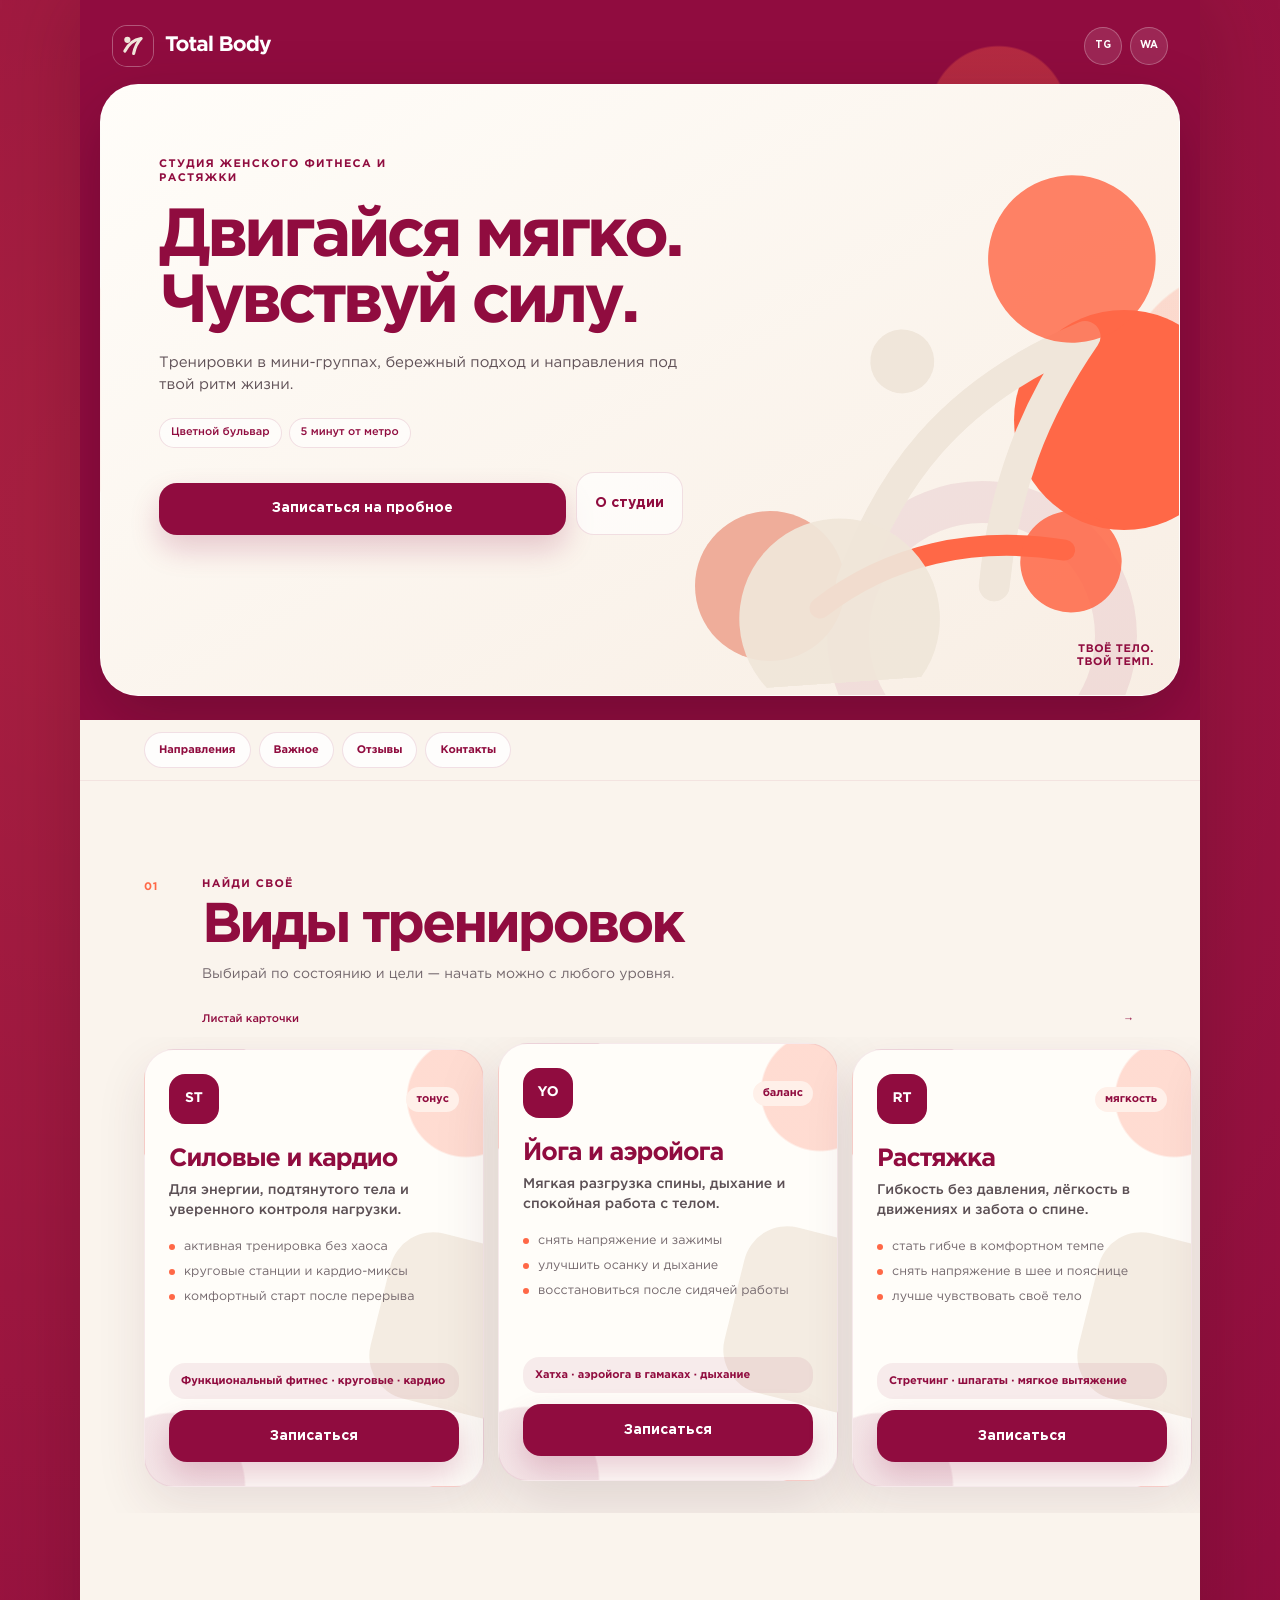
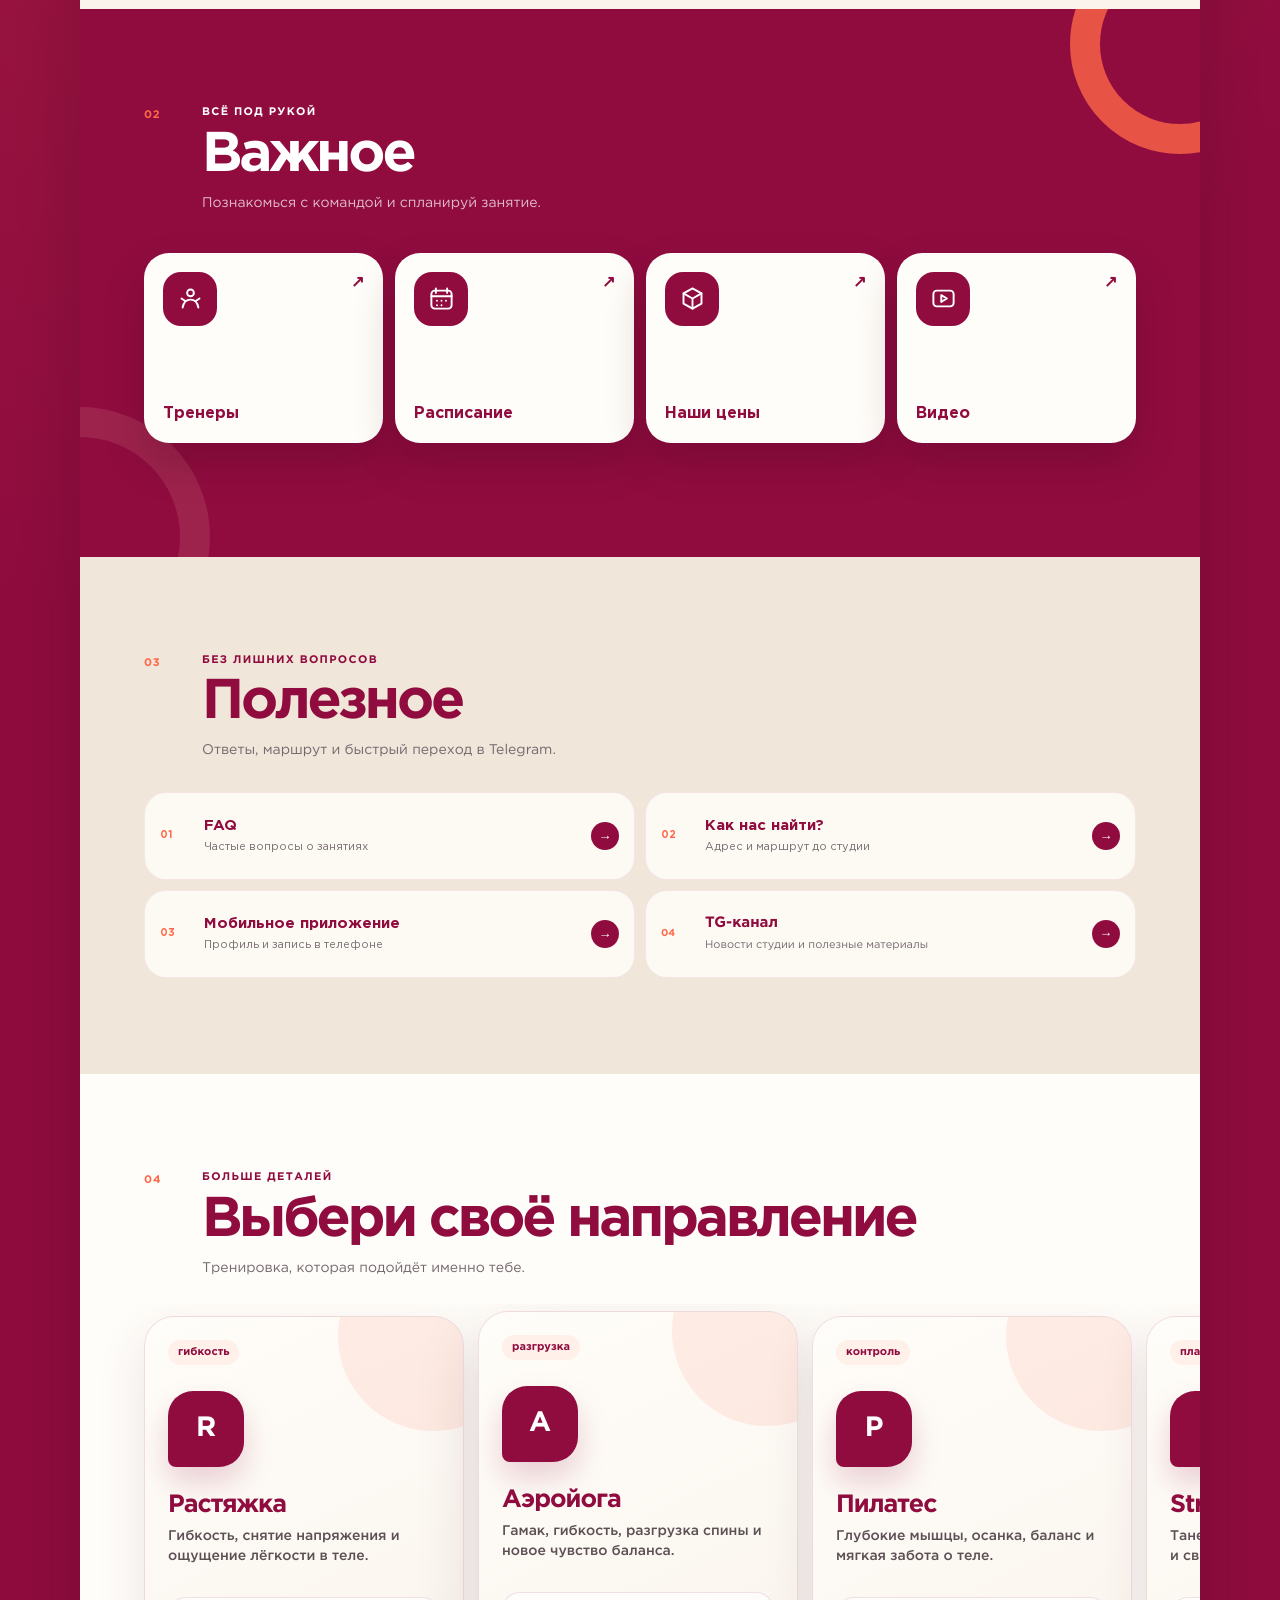
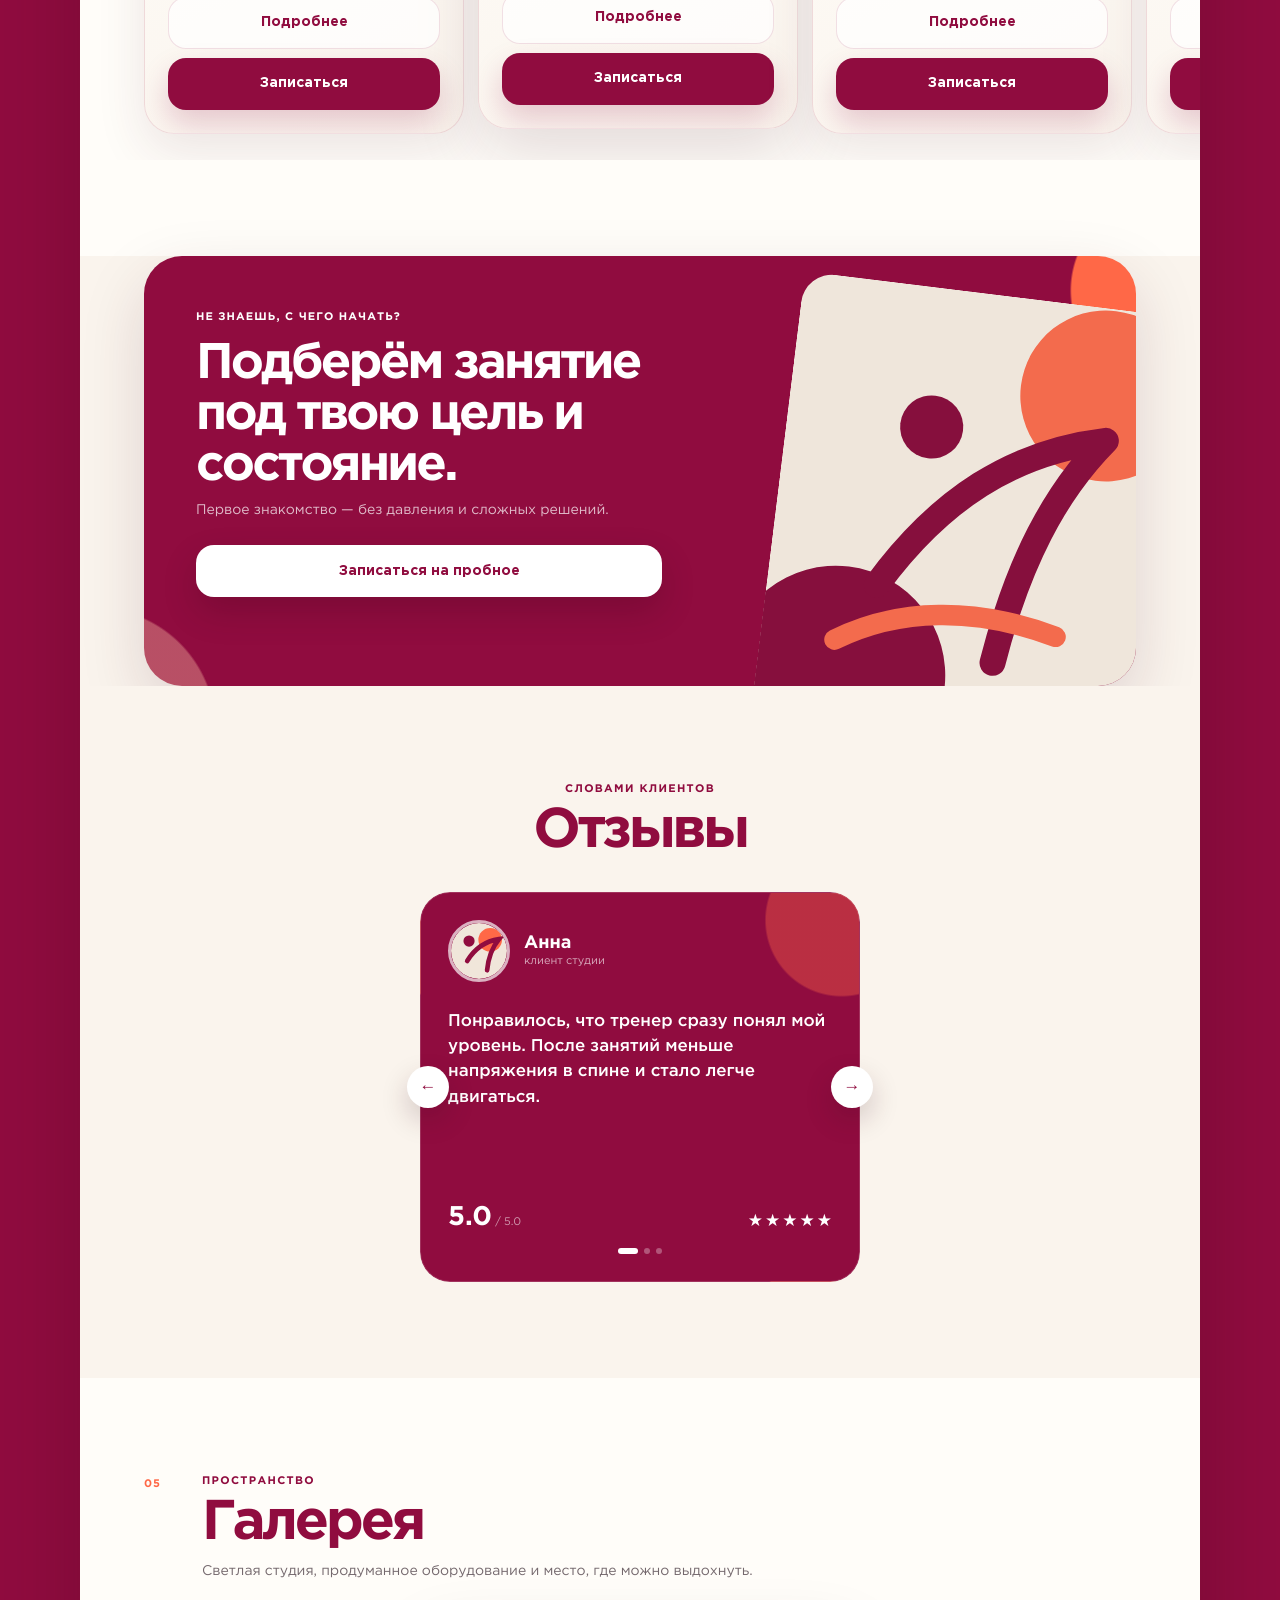
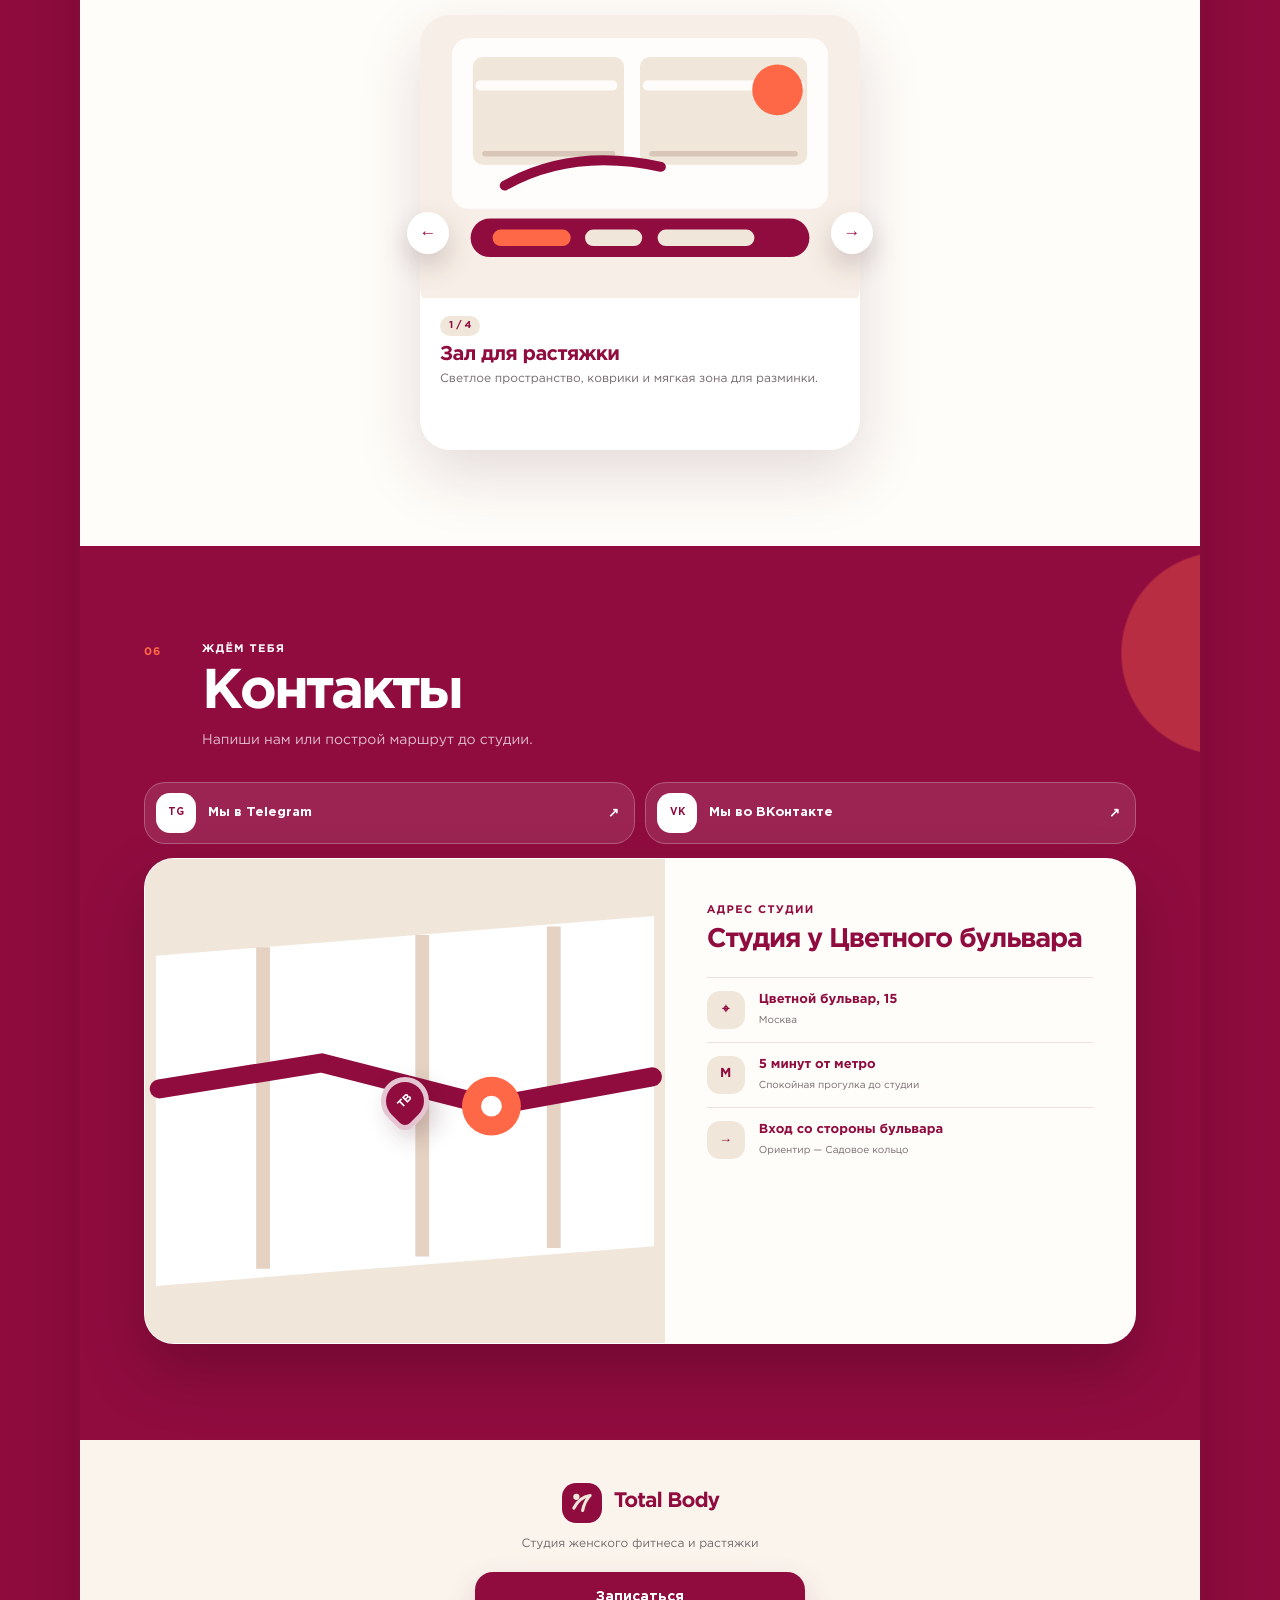
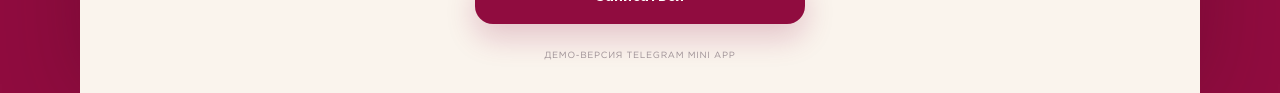
<file: tg-mini-app/index.html>
<!doctype html>
<html lang="ru">
  <head>
    <meta charset="utf-8" />
    <meta
      name="viewport"
      content="width=device-width, initial-scale=1, maximum-scale=1, user-scalable=no, viewport-fit=cover"
    />
    <meta name="theme-color" content="#900c3f" />
    <meta name="description" content="Telegram Mini App студии женского фитнеса и растяжки TotalBody." />
    <title>TotalBody Mini App</title>
    <link rel="icon" href="favicon.svg" type="image/svg+xml" />
    <link rel="stylesheet" href="globals.css" />
    <link rel="stylesheet" href="styleguide.css" />
    <link rel="stylesheet" href="style.css?v=20260714-refresh" />
    <script src="https://telegram.org/js/telegram-web-app.js"></script>
    <script src="app.js?v=20260714-refresh2" defer></script>
  </head>
  <body>
    <div class="app">
      <header class="hero">
        <div class="topbar">
          <a class="brand" href="#top" aria-label="TotalBody — на главную">
            <span class="brand__mark"><img src="favicon.svg" alt="" /></span>
            <span class="brand__name">Total Body</span>
          </a>
          <div class="topbar__socials" aria-label="Социальные сети">
            <button type="button" class="social-pill logos-telegram" aria-label="Открыть Telegram">TG</button>
            <button type="button" class="social-pill logos-whatsapp-icon" aria-label="Связаться с нами">WA</button>
          </div>
        </div>

        <div class="hero-card" id="top">
          <div class="hero-card__copy">
            <p class="eyebrow">Студия женского фитнеса и растяжки</p>
            <h1>Двигайся мягко.<br />Чувствуй силу.</h1>
            <p class="hero-card__lead">
              Тренировки в мини-группах, бережный подход и направления под твой ритм жизни.
            </p>
            <div class="hero-card__meta" aria-label="Коротко о студии">
              <span>Цветной бульвар</span>
              <span>5 минут от метро</span>
            </div>
            <div class="hero-card__actions">
              <button type="button" class="button button--primary signup-button program-card__button" data-training-type="Пробное занятие">
                Записаться на пробное
              </button>
              <button type="button" class="button button--ghost text-wrapper-40">О студии</button>
            </div>
          </div>
          <div class="hero-card__art" aria-hidden="true">
            <span class="shape shape--coral"></span>
            <span class="shape shape--peach"></span>
            <img src="assets/demo-figure.svg" alt="" />
            <span class="hero-card__note">Твоё тело.<br />Твой темп.</span>
          </div>
        </div>
      </header>

      <nav class="section-nav" aria-label="Разделы приложения">
        <a href="#programs">Направления</a>
        <a href="#important">Важное</a>
        <a href="#reviews">Отзывы</a>
        <a href="#contacts">Контакты</a>
      </nav>

      <main>
        <section class="section section--programs" id="programs">
          <div class="section-heading">
            <span class="section-heading__index">01</span>
            <div>
              <p class="section-kicker">Найди своё</p>
              <h2 class="text-wrapper-24">Виды тренировок</h2>
              <p>Выбирай по состоянию и цели — начать можно с любого уровня.</p>
            </div>
          </div>

          <div class="horizontal-hint" aria-hidden="true">
            <span>Листай карточки</span><span>→</span>
          </div>

          <div class="group-17 card-rail" aria-label="Категории тренировок">
            <article class="program-card frame-9" data-training-type="Силовые и кардио">
              <div class="program-card__top">
                <div class="program-card__icon">ST</div>
                <span class="program-card__label">тонус</span>
              </div>
              <h3>Силовые и кардио</h3>
              <p class="program-card__lead">Для энергии, подтянутого тела и уверенного контроля нагрузки.</p>
              <ul class="program-card__list">
                <li>активная тренировка без хаоса</li>
                <li>круговые станции и кардио-миксы</li>
                <li>комфортный старт после перерыва</li>
              </ul>
              <div class="program-card__format">Функциональный фитнес · круговые · кардио</div>
              <button type="button" class="program-card__button signup-button" data-training-type="Силовые и кардио">Записаться</button>
            </article>

            <article class="program-card overlap-14" data-training-type="Йога и аэройога">
              <div class="program-card__top">
                <div class="program-card__icon">YO</div>
                <span class="program-card__label">баланс</span>
              </div>
              <h3>Йога и аэройога</h3>
              <p class="program-card__lead">Мягкая разгрузка спины, дыхание и спокойная работа с телом.</p>
              <ul class="program-card__list">
                <li>снять напряжение и зажимы</li>
                <li>улучшить осанку и дыхание</li>
                <li>восстановиться после сидячей работы</li>
              </ul>
              <div class="program-card__format">Хатха · аэройога в гамаках · дыхание</div>
              <button type="button" class="program-card__button signup-button" data-training-type="Йога и аэройога">Записаться</button>
            </article>

            <article class="program-card overlap-17" data-training-type="Растяжка">
              <div class="program-card__top">
                <div class="program-card__icon">RT</div>
                <span class="program-card__label">мягкость</span>
              </div>
              <h3>Растяжка</h3>
              <p class="program-card__lead">Гибкость без давления, лёгкость в движениях и забота о спине.</p>
              <ul class="program-card__list">
                <li>стать гибче в комфортном темпе</li>
                <li>снять напряжение в шее и пояснице</li>
                <li>лучше чувствовать своё тело</li>
              </ul>
              <div class="program-card__format">Стретчинг · шпагаты · мягкое вытяжение</div>
              <button type="button" class="program-card__button signup-button" data-training-type="Растяжка">Записаться</button>
            </article>

            <article class="program-card overlap-18" data-training-type="Танцевальные направления">
              <div class="program-card__top">
                <div class="program-card__icon">DN</div>
                <span class="program-card__label">пластика</span>
              </div>
              <h3>Танцевальные направления</h3>
              <p class="program-card__lead">Для уверенности, пластики и красивого движения под музыку.</p>
              <ul class="program-card__list">
                <li>раскрыть женственность и тело</li>
                <li>почувствовать свободу в движении</li>
                <li>развить координацию и осанку</li>
              </ul>
              <div class="program-card__format">High heels · strip plastic · frame up</div>
              <button type="button" class="program-card__button signup-button" data-training-type="Танцевальные направления">Записаться</button>
            </article>
          </div>
        </section>

        <section class="section section--important" id="important">
          <span class="decor-orbit decor-orbit--one" aria-hidden="true"></span>
          <span class="decor-orbit decor-orbit--two" aria-hidden="true"></span>
          <div class="section-heading section-heading--light">
            <span class="section-heading__index">02</span>
            <div>
              <p class="section-kicker">Всё под рукой</p>
              <h2 class="text-wrapper-41">Важное</h2>
              <p>Познакомься с командой и спланируй занятие.</p>
            </div>
          </div>

          <div class="vazhnoe-items-container quick-grid">
            <button type="button" class="quick-card group-25">
              <span class="quick-card__icon" aria-hidden="true">
                <svg viewBox="0 0 24 24"><circle cx="12" cy="7" r="3"/><path d="M5 20c.8-4.5 3.1-7 7-7s6.2 2.5 7 7M4 12l3 2M20 12l-3 2"/></svg>
              </span>
              <span class="quick-card__label">Тренеры</span>
              <span class="quick-card__arrow">↗</span>
            </button>
            <button type="button" class="quick-card group-26">
              <span class="quick-card__icon" aria-hidden="true">
                <svg viewBox="0 0 24 24"><rect x="3" y="5" width="18" height="16" rx="3"/><path d="M7 3v4M17 3v4M3 10h18M8 14h.01M12 14h.01M16 14h.01M8 18h.01M12 18h.01"/></svg>
              </span>
              <span class="quick-card__label">Расписание</span>
              <span class="quick-card__arrow">↗</span>
            </button>
            <button type="button" class="quick-card group-29">
              <span class="quick-card__icon" aria-hidden="true">
                <svg viewBox="0 0 24 24"><path d="M4 7.5 12 3l8 4.5v9L12 21l-8-4.5z"/><path d="m4 7.5 8 4.5 8-4.5M12 12v9"/></svg>
              </span>
              <span class="quick-card__label">Наши цены</span>
              <span class="quick-card__arrow">↗</span>
            </button>
            <button type="button" class="quick-card group-30">
              <span class="quick-card__icon" aria-hidden="true">
                <svg viewBox="0 0 24 24"><rect x="3" y="5" width="18" height="14" rx="3"/><path d="m10 9 5 3-5 3z"/></svg>
              </span>
              <span class="quick-card__label">Видео</span>
              <span class="quick-card__arrow">↗</span>
            </button>
          </div>
        </section>

        <section class="section section--useful">
          <div class="section-heading">
            <span class="section-heading__index">03</span>
            <div>
              <p class="section-kicker">Без лишних вопросов</p>
              <h2 class="text-wrapper-43">Полезное</h2>
              <p>Ответы, маршрут и быстрый переход в Telegram.</p>
            </div>
          </div>

          <div class="poleznoe-items-container useful-list">
            <button type="button" class="useful-card group-27">
              <span class="useful-card__number">01</span>
              <span class="useful-card__copy"><strong>FAQ</strong><small>Частые вопросы о занятиях</small></span>
              <span class="useful-card__arrow">→</span>
            </button>
            <button type="button" class="useful-card group-28">
              <span class="useful-card__number">02</span>
              <span class="useful-card__copy"><strong>Как нас найти?</strong><small>Адрес и маршрут до студии</small></span>
              <span class="useful-card__arrow">→</span>
            </button>
            <button type="button" class="useful-card group-32">
              <span class="useful-card__number">03</span>
              <span class="useful-card__copy"><strong>Мобильное приложение</strong><small>Профиль и запись в телефоне</small></span>
              <span class="useful-card__arrow">→</span>
            </button>
            <a class="useful-card group-33" href="https://t.me/demohmtgbot" target="_blank" rel="noopener noreferrer">
              <span class="useful-card__number">04</span>
              <span class="useful-card__copy"><strong>TG-канал</strong><small>Новости студии и полезные материалы</small></span>
              <span class="useful-card__arrow">→</span>
            </a>
          </div>
        </section>

        <section class="section section--directions">
          <div class="section-heading section-heading--stacked">
            <span class="section-heading__index">04</span>
            <div>
              <p class="section-kicker">Больше деталей</p>
              <h2 class="text-wrapper-44">Выбери своё направление</h2>
              <p class="text-wrapper-45">Тренировка, которая подойдёт именно тебе.</p>
            </div>
          </div>

          <div class="training-items-container direction-rail">
            <article class="direction-card overlap-group-wrapper">
              <span class="direction-card__tag">гибкость</span>
              <div class="direction-card__symbol">R</div>
              <h3 class="text-wrapper-7">Растяжка</h3>
              <p class="text-wrapper-8">Гибкость, снятие напряжения и ощущение лёгкости в теле.</p>
              <button type="button" class="more-info-btn" data-type="stretching">Подробнее</button>
              <button type="button" class="overlap-group-2 signup-button" data-training-type="Растяжка">Записаться</button>
            </article>
            <article class="direction-card overlap-group-wrapper">
              <span class="direction-card__tag">разгрузка</span>
              <div class="direction-card__symbol">A</div>
              <h3 class="text-wrapper-7">Аэройога</h3>
              <p class="text-wrapper-8">Гамак, гибкость, разгрузка спины и новое чувство баланса.</p>
              <button type="button" class="more-info-btn" data-type="aerial">Подробнее</button>
              <button type="button" class="overlap-group-2 signup-button" data-training-type="Аэройога">Записаться</button>
            </article>
            <article class="direction-card overlap-group-wrapper">
              <span class="direction-card__tag">контроль</span>
              <div class="direction-card__symbol">P</div>
              <h3 class="text-wrapper-7">Пилатес</h3>
              <p class="text-wrapper-8">Глубокие мышцы, осанка, баланс и мягкая забота о теле.</p>
              <button type="button" class="more-info-btn" data-type="pilates">Подробнее</button>
              <button type="button" class="overlap-group-2 signup-button" data-training-type="Пилатес">Записаться</button>
            </article>
            <article class="direction-card overlap-group-wrapper">
              <span class="direction-card__tag">пластика</span>
              <div class="direction-card__symbol">S</div>
              <h3 class="text-wrapper-7">Strip Plastic</h3>
              <p class="text-wrapper-8">Танец, женственность, уверенность и свобода движения.</p>
              <button type="button" class="more-info-btn" data-type="strip">Подробнее</button>
              <button type="button" class="overlap-group-2 signup-button" data-training-type="Strip Plastic">Записаться</button>
            </article>
            <article class="direction-card overlap-group-wrapper">
              <span class="direction-card__tag">осанка</span>
              <div class="direction-card__symbol">B</div>
              <h3 class="text-wrapper-7">Здоровая спина</h3>
              <p class="text-wrapper-8">Сильная спина, подвижность и профилактика дискомфорта.</p>
              <button type="button" class="more-info-btn" data-type="back">Подробнее</button>
              <button type="button" class="overlap-group-2 signup-button" data-training-type="Здоровая спина">Записаться</button>
            </article>
            <article class="direction-card overlap-group-wrapper">
              <span class="direction-card__tag">спокойствие</span>
              <div class="direction-card__symbol">H</div>
              <h3 class="text-wrapper-7">Хатха-йога</h3>
              <p class="text-wrapper-8">Асаны, дыхание, баланс и спокойное внимание к себе.</p>
              <button type="button" class="more-info-btn" data-type="hatha">Подробнее</button>
              <button type="button" class="overlap-group-2 signup-button" data-training-type="Хатха-йога">Записаться</button>
            </article>
            <article class="direction-card overlap-group-wrapper">
              <span class="direction-card__tag">энергия</span>
              <div class="direction-card__symbol">F</div>
              <h3 class="text-wrapper-7">Фитнес-аэробика</h3>
              <p class="text-wrapper-8">Кардио, координация, музыка и заряд хорошего настроения.</p>
              <button type="button" class="more-info-btn" data-type="aerobics">Подробнее</button>
              <button type="button" class="overlap-group-2 signup-button" data-training-type="Фитнес-аэробика">Записаться</button>
            </article>
          </div>
        </section>

        <section class="trial-cta">
          <div class="trial-cta__copy">
            <span class="trial-cta__label">Не знаешь, с чего начать?</span>
            <h2>Подберём занятие под твою цель и состояние.</h2>
            <p>Первое знакомство — без давления и сложных решений.</p>
            <button type="button" class="button button--light div-wrapper signup-button" data-training-type="Пробное занятие">Записаться на пробное</button>
          </div>
          <div class="trial-cta__art" aria-hidden="true">
            <img src="assets/demo-card.svg" alt="" />
          </div>
        </section>

        <section class="section section--reviews" id="reviews">
          <div class="section-heading section-heading--center">
            <div>
              <p class="section-kicker">Словами клиентов</p>
              <h2 class="text-wrapper-16">Отзывы</h2>
            </div>
          </div>
          <div class="reviews-container">
            <div class="reviews-slider"></div>
            <button type="button" class="slider-button review-prev" aria-label="Предыдущий отзыв">←</button>
            <button type="button" class="slider-button review-next" aria-label="Следующий отзыв">→</button>
          </div>
        </section>

        <section class="section section--gallery">
          <div class="section-heading">
            <span class="section-heading__index">05</span>
            <div>
              <p class="section-kicker">Пространство</p>
              <h2 class="text-wrapper-15">Галерея</h2>
              <p>Светлая студия, продуманное оборудование и место, где можно выдохнуть.</p>
            </div>
          </div>
          <div class="gallery-container">
            <div class="gallery-slider"></div>
            <button type="button" class="slider-button gallery-prev" aria-label="Предыдущее фото">←</button>
            <button type="button" class="slider-button gallery-next" aria-label="Следующее фото">→</button>
          </div>
        </section>

        <section class="section section--contacts" id="contacts">
          <div class="section-heading section-heading--light">
            <span class="section-heading__index">06</span>
            <div>
              <p class="section-kicker">Ждём тебя</p>
              <h2 class="text-wrapper-11">Контакты</h2>
              <p>Напиши нам или построй маршрут до студии.</p>
            </div>
          </div>

          <div class="group-9 social-actions">
            <button type="button" class="social-action overlap-8"><span>TG</span>Мы в Telegram <b>↗</b></button>
            <button type="button" class="social-action overlap-9"><span>VK</span>Мы во ВКонтакте <b>↗</b></button>
          </div>

          <div class="group-8 location-card">
            <div class="location-card__map">
              <img src="assets/demo-map.svg" alt="Схема расположения студии" />
              <span class="location-card__pin">TB</span>
            </div>
            <div class="location-card__body">
              <span class="section-kicker">Адрес студии</span>
              <h3 class="text-wrapper-17">Студия у Цветного бульвара</h3>
              <a class="location-row overlap-5" href="geo:55.771200,37.620800">
                <span class="location-row__icon">⌖</span>
                <span><strong>Цветной бульвар, 15</strong><small>Москва</small></span>
              </a>
              <a class="location-row overlap-6" href="geo:55.771200,37.620800">
                <span class="location-row__icon">M</span>
                <span><strong>5 минут от метро</strong><small>Спокойная прогулка до студии</small></span>
              </a>
              <a class="location-row overlap-7" href="geo:55.771200,37.620800">
                <span class="location-row__icon">→</span>
                <span><strong>Вход со стороны бульвара</strong><small>Ориентир — Садовое кольцо</small></span>
              </a>
            </div>
          </div>
        </section>
      </main>

      <footer class="footer">
        <div class="brand brand--footer">
          <span class="brand__mark"><img src="favicon.svg" alt="" /></span>
          <span class="brand__name">Total Body</span>
        </div>
        <p>Студия женского фитнеса и растяжки</p>
        <button type="button" class="footer__button signup-button program-card__button" data-training-type="Общая запись">Записаться</button>
        <small>Демо-версия Telegram Mini App</small>
      </footer>
    </div>

    <div class="modal-coaches modal-shell" style="display: none">
      <div class="modal-coaches__backdrop modal-backdrop"></div>
      <div class="modal-coaches__content modal-content">
        <button type="button" class="modal-coaches__close modal-close" aria-label="Закрыть">×</button>
        <div class="coaches-slider">
          <div class="coach-slide">
            <div class="coach-info">
              <div class="coach-photo-container"><img class="coach-photo" src="assets/demo-coach.svg" alt="Тренер" /></div>
              <div class="coach-details"><h3 class="coach-name"></h3><p class="coach-desc"></p></div>
            </div>
            <div class="coaches-nav modal-nav">
              <button type="button" class="coaches-prev" aria-label="Предыдущий тренер">←</button>
              <div class="coach-counter"></div>
              <button type="button" class="coaches-next" aria-label="Следующий тренер">→</button>
            </div>
          </div>
        </div>
      </div>
    </div>

    <div class="modal-schedule modal-shell" style="display: none">
      <div class="modal-schedule__backdrop modal-backdrop"></div>
      <div class="modal-schedule__content modal-content modal-content--compact">
        <button type="button" class="modal-schedule__close modal-close" aria-label="Закрыть">×</button>
        <div class="schedule-card">
          <span class="section-kicker">Расписание</span>
          <h2>Выбери удобное время</h2>
          <p>Актуальные занятия и свободные места доступны в Telegram-боте студии.</p>
          <div class="schedule-card__days" aria-hidden="true">
            <span>ПН<small>12</small></span><span class="active">ВТ<small>13</small></span><span>СР<small>14</small></span><span>ЧТ<small>15</small></span>
          </div>
          <div class="schedule-card__slot"><span>Растяжка</span><strong>18:30</strong></div>
          <div class="schedule-card__slot"><span>Пилатес</span><strong>20:00</strong></div>
          <button type="button" class="button button--primary div-wrapper signup-button" data-training-type="Запись по расписанию">Открыть запись</button>
        </div>
      </div>
    </div>

    <div class="modal-prices modal-shell" style="display: none">
      <div class="modal-prices__backdrop modal-backdrop"></div>
      <div class="modal-prices__content modal-content modal-content--compact">
        <button type="button" class="modal-prices__close modal-close" aria-label="Закрыть">×</button>
        <div class="prices-slider"></div>
        <div class="prices-nav modal-nav">
          <button type="button" class="prices-prev" aria-label="Предыдущий тариф">←</button>
          <button type="button" class="prices-next" aria-label="Следующий тариф">→</button>
        </div>
      </div>
    </div>

    <div class="modal-video modal-shell" style="display: none">
      <div class="modal-video__backdrop modal-backdrop"></div>
      <div class="modal-video__content modal-content modal-content--media">
        <button type="button" class="modal-video__close modal-close" aria-label="Закрыть">×</button>
        <img class="video-player" src="assets/demo-gallery-1.svg" alt="Интерьер студии TotalBody" />
        <div class="media-caption"><span class="section-kicker">TotalBody изнутри</span><h2>Пространство для себя</h2></div>
      </div>
    </div>

    <div class="modal-faq modal-shell" style="display: none">
      <div class="modal-faq__backdrop modal-backdrop"></div>
      <div class="modal-faq__content modal-content">
        <button type="button" class="modal-faq__close modal-close" aria-label="Закрыть">×</button>
        <span class="section-kicker">Перед первым занятием</span>
        <h2 class="modal-title">Частые вопросы</h2>
        <div class="faq-container">
          <div class="faq-item"><button type="button" class="faq-question">Какие есть абонементы?<span class="faq-arrow">+</span></button><p class="faq-answer">Можно выбрать пробное занятие или абонемент на 8, 12, 16 и 24 занятия. Условия собраны в разделе «Цены».</p></div>
          <div class="faq-item"><button type="button" class="faq-question">Что взять с собой?<span class="faq-arrow">+</span></button><p class="faq-answer">Удобную спортивную форму и бутылочку воды. Коврики, гамаки и оборудование уже есть в студии.</p></div>
          <div class="faq-item"><button type="button" class="faq-question">Как выбрать направление?<span class="faq-arrow">+</span></button><p class="faq-answer">Расскажи нам о своей цели и уровне подготовки — администратор поможет выбрать комфортное занятие.</p></div>
          <div class="faq-item"><button type="button" class="faq-question">Можно прийти новичку?<span class="faq-arrow">+</span></button><p class="faq-answer">Да. Большинство направлений подходит для старта с нуля, а тренер адаптирует нагрузку.</p></div>
          <div class="faq-item"><button type="button" class="faq-question">Как записаться?<span class="faq-arrow">+</span></button><p class="faq-answer">Нажми «Записаться» в Mini App — мы откроем Telegram-бота с доступными вариантами.</p></div>
        </div>
      </div>
    </div>

    <div class="modal-how-to-find modal-shell" style="display: none">
      <div class="modal-how-to-find__backdrop modal-backdrop"></div>
      <div class="modal-how-to-find__content modal-content">
        <button type="button" class="modal-how-to-find__close modal-close" aria-label="Закрыть">×</button>
        <div class="how-to-find-modern">
          <div class="how-to-find-map-card">
            <iframe class="how-to-find-map" title="Локация на карте" src="about:blank" data-src="https://www.openstreetmap.org/export/embed.html?bbox=37.6118%2C55.7671%2C37.6298%2C55.7753&amp;layer=mapnik&amp;marker=55.7712%2C37.6208" loading="lazy" referrerpolicy="no-referrer-when-downgrade"></iframe>
          </div>
          <div class="how-to-find-card">
            <span class="how-to-find-kicker">Локация</span>
            <h2>Студия у Цветного бульвара</h2>
            <p>Москва, Цветной бульвар, 15. Пять минут пешком от метро, вход со стороны бульвара.</p>
            <a class="how-to-find-route" href="https://www.openstreetmap.org/?mlat=55.7712&amp;mlon=37.6208#map=17/55.7712/37.6208" target="_blank" rel="noopener noreferrer">Открыть маршрут</a>
          </div>
        </div>
      </div>
    </div>

    <div class="modal-about modal-shell" style="display: none">
      <div class="modal-about__backdrop modal-backdrop"></div>
      <div class="modal-about__content modal-content modal-content--compact">
        <button type="button" class="modal-about__close modal-close" aria-label="Закрыть">×</button>
        <span class="section-kicker">Знакомство</span>
        <h2 class="about-title modal-title">О студии Total Body</h2>
        <div class="about-main-text">
          <p><b>Total Body</b> — пространство, где тренировка становится привычной заботой о себе.</p>
          <p>Мы помогаем подобрать направление под цель, самочувствие и опыт — от мягкой растяжки до функциональных и танцевальных занятий.</p>
        </div>
        <div class="about-mission-block"><h3 class="about-mission-title">Наша миссия</h3><p>Делать движение понятной и приятной частью жизни — без сравнения с другими и давления на результат.</p></div>
      </div>
    </div>

    <div class="modal-training-info modal-shell" style="display: none">
      <div class="modal-training-info__backdrop modal-backdrop"></div>
      <div class="modal-training-info__content modal-content">
        <button type="button" class="modal-training-info__close modal-close" aria-label="Закрыть">×</button>
        <div class="modal-training-info__body"></div>
      </div>
    </div>
  </body>
</html>
</file>
<file: tg-mini-app/globals.css>
*,
*::before,
*::after {
  box-sizing: border-box;
}

body {
  -webkit-font-smoothing: antialiased;
  text-rendering: geometricPrecision;
}

button,
input,
textarea,
select {
  font: inherit;
}

img,
svg,
video {
  max-width: 100%;
}
</file>
<file: tg-mini-app/styleguide.css>
:root {
  --white: #ffffff;
  --cream: #f0e6da;
  --berry: #900c3f;
  --berry-dark: #8d1342;
  --ink: #424242;
  --muted: #737373;
}
</file>
<file: tg-mini-app/style.css>
@font-face {
  font-family: "Gotham Pro";
  src: url("Gotham Pro/gothampro.ttf") format("truetype");
  font-style: normal;
  font-weight: 400;
  font-display: swap;
}

@font-face {
  font-family: "Gotham Pro";
  src: url("Gotham Pro/gothampro_medium.ttf") format("truetype");
  font-style: normal;
  font-weight: 600;
  font-display: swap;
}

@font-face {
  font-family: "Gotham Pro";
  src: url("Gotham Pro/gothampro_bold.ttf") format("truetype");
  font-style: normal;
  font-weight: 800;
  font-display: swap;
}

:root {
  --white: #ffffff;
  --cream: #f0e6da;
  --cream-soft: #faf4ed;
  --paper: #fffdf9;
  --berry: #900c3f;
  --berry-dark: #6e0a32;
  --berry-soft: #a62a59;
  --coral: #ff6847;
  --peach: #efad9a;
  --ink: #31282c;
  --muted: #74686d;
  --line: rgba(144, 12, 63, 0.12);
  --shadow-soft: 0 18px 50px rgba(83, 34, 51, 0.11);
  --shadow-card: 0 24px 64px rgba(70, 20, 40, 0.15);
  --radius-xl: 38px;
  --radius-lg: 30px;
  --radius-md: 22px;
  --page-pad: clamp(20px, 5vw, 64px);
}

html {
  scroll-behavior: smooth;
  background: var(--berry);
}

body {
  margin: 0;
  min-width: 320px;
  min-height: 100vh;
  overflow-x: hidden;
  background:
    radial-gradient(circle at 10% 8%, rgba(255, 104, 71, 0.22), transparent 28%),
    var(--berry);
  color: var(--ink);
  font-family: "Gotham Pro", Helvetica, Arial, sans-serif;
}

button,
a {
  -webkit-tap-highlight-color: transparent;
}

button {
  color: inherit;
}

.app {
  width: min(100%, 1120px);
  min-height: 100vh;
  margin: 0 auto;
  overflow: hidden;
  background: var(--cream-soft);
  box-shadow: 0 0 80px rgba(44, 7, 23, 0.24);
}

.hero {
  position: relative;
  padding: max(14px, env(safe-area-inset-top)) 12px 18px;
  overflow: hidden;
  background:
    radial-gradient(circle at 82% 16%, rgba(255, 104, 71, 0.33) 0 68px, transparent 70px),
    var(--berry);
}

.topbar {
  position: relative;
  z-index: 4;
  display: flex;
  min-height: 64px;
  align-items: center;
  justify-content: space-between;
  gap: 16px;
  padding: 2px 10px 14px;
}

.brand {
  display: inline-flex;
  align-items: center;
  gap: 11px;
  color: var(--white);
  text-decoration: none;
}

.brand__mark {
  display: grid;
  width: 42px;
  height: 42px;
  place-items: center;
  overflow: hidden;
  border: 1px solid rgba(255, 255, 255, 0.24);
  border-radius: 15px;
  background: rgba(255, 255, 255, 0.09);
}

.brand__mark img {
  width: 100%;
  height: 100%;
}

.brand__name {
  font-size: 21px;
  font-weight: 800;
  letter-spacing: -0.045em;
}

.topbar__socials {
  display: flex;
  gap: 8px;
}

.social-pill {
  display: grid;
  width: 38px;
  height: 38px;
  place-items: center;
  border: 1px solid rgba(255, 255, 255, 0.26);
  border-radius: 50%;
  background: rgba(255, 255, 255, 0.11);
  color: var(--white);
  font-size: 10px;
  font-weight: 800;
  cursor: pointer;
  transition: transform 180ms ease, background 180ms ease;
}

.social-pill:active {
  transform: scale(0.94);
}

.hero-card {
  position: relative;
  display: grid;
  min-height: 690px;
  overflow: hidden;
  border: 1px solid rgba(255, 255, 255, 0.65);
  border-radius: var(--radius-xl);
  background:
    radial-gradient(circle at 106% 50%, rgba(255, 104, 71, 0.18) 0 120px, transparent 122px),
    linear-gradient(150deg, var(--paper) 0%, #f8eee4 100%);
  box-shadow: 0 24px 64px rgba(48, 7, 24, 0.28);
}

.hero-card__copy {
  position: relative;
  z-index: 3;
  padding: 34px 26px 0;
}

.eyebrow,
.section-kicker {
  margin: 0;
  color: var(--berry);
  font-size: 11px;
  font-weight: 800;
  line-height: 1.3;
  letter-spacing: 0.12em;
  text-transform: uppercase;
}

.eyebrow {
  max-width: 270px;
}

.hero-card h1 {
  max-width: 600px;
  margin: 18px 0 16px;
  color: var(--berry);
  font-size: clamp(42px, 11.6vw, 70px);
  font-weight: 800;
  line-height: 0.98;
  letter-spacing: -0.06em;
}

.hero-card__lead {
  max-width: 520px;
  margin: 0;
  color: #5f5056;
  font-size: 15px;
  line-height: 1.5;
}

.hero-card__meta {
  display: flex;
  flex-wrap: wrap;
  gap: 7px;
  margin-top: 20px;
}

.hero-card__meta span {
  display: inline-flex;
  min-height: 30px;
  align-items: center;
  padding: 0 11px;
  border: 1px solid var(--line);
  border-radius: 999px;
  background: rgba(255, 255, 255, 0.58);
  color: var(--berry);
  font-size: 11px;
  font-weight: 600;
}

.hero-card__actions {
  display: grid;
  grid-template-columns: minmax(0, 1fr) auto;
  gap: 10px;
  margin-top: 24px;
}

.button,
.program-card__button,
.overlap-group-2,
.more-info-btn,
.footer__button,
.coach-signup,
.training-info-signup {
  min-height: 52px;
  padding: 0 18px;
  border: 0;
  border-radius: 18px;
  font-family: inherit;
  font-size: 14px;
  font-weight: 800;
  cursor: pointer;
  transition: transform 180ms ease, box-shadow 180ms ease, background 180ms ease;
}

.button:active,
.program-card__button:active,
.overlap-group-2:active,
.more-info-btn:active,
.footer__button:active {
  transform: translateY(1px) scale(0.985);
}

.button--primary,
.program-card__button,
.overlap-group-2,
.coach-signup,
.training-info-signup {
  background: var(--berry);
  color: var(--white);
  box-shadow: 0 14px 30px rgba(144, 12, 63, 0.2);
}

.button--ghost {
  min-width: 98px;
  border: 1px solid var(--line);
  background: rgba(255, 255, 255, 0.65);
  color: var(--berry);
}

.hero-card__art {
  position: relative;
  z-index: 1;
  min-height: 285px;
  margin-top: -4px;
  overflow: hidden;
}

.hero-card__art::before {
  content: "";
  position: absolute;
  right: 42px;
  bottom: -96px;
  width: 310px;
  height: 310px;
  border: 42px solid var(--berry);
  border-radius: 50%;
  opacity: 0.08;
}

.hero-card__art img {
  position: absolute;
  right: -18px;
  bottom: -58px;
  width: 340px;
  height: 340px;
  object-fit: contain;
  transform: rotate(-4deg);
}

.shape {
  position: absolute;
  display: block;
  border-radius: 50%;
}

.shape--coral {
  right: -28px;
  bottom: 108px;
  width: 150px;
  height: 150px;
  background: var(--coral);
}

.shape--peach {
  left: -46px;
  bottom: 26px;
  width: 118px;
  height: 118px;
  background: var(--peach);
}

.hero-card__note {
  position: absolute;
  right: 25px;
  bottom: 25px;
  z-index: 3;
  color: var(--berry);
  font-size: 11px;
  font-weight: 800;
  line-height: 1.25;
  letter-spacing: 0.05em;
  text-align: right;
  text-transform: uppercase;
}

.section-nav {
  position: sticky;
  top: 0;
  z-index: 20;
  display: flex;
  gap: 8px;
  padding: 12px var(--page-pad);
  overflow-x: auto;
  border-bottom: 1px solid rgba(144, 12, 63, 0.07);
  background: rgba(250, 244, 237, 0.88);
  backdrop-filter: blur(16px);
  scrollbar-width: none;
}

.section-nav::-webkit-scrollbar,
.card-rail::-webkit-scrollbar,
.quick-grid::-webkit-scrollbar,
.direction-rail::-webkit-scrollbar {
  display: none;
}

.section-nav a {
  display: inline-flex;
  min-height: 36px;
  flex: 0 0 auto;
  align-items: center;
  padding: 0 14px;
  border: 1px solid var(--line);
  border-radius: 999px;
  background: rgba(255, 255, 255, 0.78);
  color: var(--berry);
  font-size: 11px;
  font-weight: 800;
  text-decoration: none;
}

.section {
  position: relative;
  padding: 74px var(--page-pad);
}

.section-heading {
  display: grid;
  grid-template-columns: 34px minmax(0, 1fr);
  gap: 12px;
  align-items: start;
}

.section-heading__index {
  padding-top: 5px;
  color: var(--coral);
  font-size: 11px;
  font-weight: 800;
  letter-spacing: 0.08em;
}

.section-heading h2,
.trial-cta h2,
.modal-title {
  margin: 7px 0 10px;
  color: var(--berry);
  font-size: clamp(34px, 9vw, 56px);
  font-weight: 800;
  line-height: 1.02;
  letter-spacing: -0.055em;
}

.section-heading p:not(.section-kicker) {
  max-width: 560px;
  margin: 0;
  color: var(--muted);
  font-size: 14px;
  line-height: 1.5;
}

.section-heading--center {
  display: block;
  text-align: center;
}

.section-heading--light h2,
.section-heading--light p:not(.section-kicker),
.section-heading--light .section-kicker {
  color: var(--white);
}

.section-heading--light p:not(.section-kicker) {
  opacity: 0.72;
}

.horizontal-hint {
  display: flex;
  align-items: center;
  justify-content: space-between;
  margin: 27px 2px 12px 46px;
  color: var(--berry);
  font-size: 11px;
  font-weight: 600;
}

.card-rail,
.direction-rail {
  display: flex;
  gap: 14px;
  margin: 0 calc(var(--page-pad) * -1);
  padding: 12px var(--page-pad) 26px;
  overflow-x: auto;
  scroll-padding-inline: var(--page-pad);
  scroll-snap-type: x mandatory;
  scrollbar-width: none;
}

.program-card {
  position: relative;
  display: flex;
  width: min(82vw, 340px);
  min-height: 438px;
  flex: 0 0 min(82vw, 340px);
  flex-direction: column;
  padding: 24px;
  overflow: hidden;
  border: 1px solid rgba(144, 12, 63, 0.08);
  border-radius: var(--radius-lg);
  background:
    radial-gradient(circle at 95% 11%, rgba(255, 104, 71, 0.22) 0 58px, transparent 60px),
    radial-gradient(circle at 8% 100%, rgba(144, 12, 63, 0.1) 0 72px, transparent 74px),
    var(--paper);
  box-shadow: var(--shadow-soft);
  scroll-snap-align: center;
  transition: transform 220ms ease, box-shadow 220ms ease;
}

.program-card::after {
  content: "";
  position: absolute;
  right: -65px;
  bottom: 75px;
  width: 170px;
  height: 170px;
  border-radius: 44px;
  background: var(--cream);
  opacity: 0.72;
  transform: rotate(14deg);
}

.program-card > * {
  position: relative;
  z-index: 1;
}

.program-card.active {
  transform: translateY(-6px);
  box-shadow: var(--shadow-card);
}

.program-card__top {
  display: flex;
  align-items: center;
  justify-content: space-between;
  gap: 12px;
}

.program-card__icon {
  display: grid;
  width: 50px;
  height: 50px;
  place-items: center;
  border-radius: 16px;
  background: var(--berry);
  color: var(--white);
  font-size: 14px;
  font-weight: 800;
}

.program-card__label,
.direction-card__tag,
.coach-kicker,
.how-to-find-kicker,
.training-info-kicker,
.price-badge {
  display: inline-flex;
  width: fit-content;
  padding: 7px 10px;
  border-radius: 999px;
  background: #fff0e9;
  color: var(--berry);
  font-size: 11px;
  font-weight: 800;
}

.program-card h3,
.direction-card h3 {
  margin: 22px 0 9px;
  color: var(--berry);
  font-size: 25px;
  font-weight: 800;
  line-height: 1.08;
  letter-spacing: -0.04em;
}

.program-card__lead,
.direction-card .text-wrapper-8 {
  margin: 0;
  color: #5c5055;
  font-size: 14px;
  font-weight: 600;
  line-height: 1.42;
}

.program-card__list {
  display: grid;
  gap: 8px;
  margin: 17px 0 0;
  padding: 0;
  list-style: none;
}

.program-card__list li {
  display: flex;
  gap: 9px;
  color: var(--muted);
  font-size: 12.5px;
  line-height: 1.35;
}

.program-card__list li::before {
  content: "";
  width: 6px;
  height: 6px;
  flex: 0 0 6px;
  margin-top: 5px;
  border-radius: 50%;
  background: var(--coral);
}

.program-card__format {
  margin-top: auto;
  padding: 11px 12px;
  border-radius: 16px;
  background: rgba(144, 12, 63, 0.07);
  color: var(--berry);
  font-size: 11px;
  font-weight: 800;
  line-height: 1.35;
}

.program-card__button {
  width: 100%;
  margin-top: 11px;
}

.section--important {
  overflow: hidden;
  background: var(--berry);
}

.decor-orbit {
  position: absolute;
  border: 30px solid var(--coral);
  border-radius: 50%;
  opacity: 0.78;
  pointer-events: none;
}

.decor-orbit--one {
  top: -75px;
  right: -90px;
  width: 220px;
  height: 220px;
}

.decor-orbit--two {
  bottom: -110px;
  left: -130px;
  width: 260px;
  height: 260px;
  border-color: var(--peach);
  opacity: 0.14;
}

.quick-grid {
  position: relative;
  z-index: 2;
  display: flex;
  gap: 12px;
  margin: 30px calc(var(--page-pad) * -1) 0;
  padding: 8px var(--page-pad) 18px;
  overflow-x: auto;
  scroll-snap-type: x mandatory;
  scrollbar-width: none;
}

.quick-card {
  position: relative;
  display: grid;
  width: 172px;
  min-height: 178px;
  flex: 0 0 172px;
  grid-template-rows: auto 1fr;
  gap: 18px;
  padding: 18px;
  border: 1px solid rgba(255, 255, 255, 0.45);
  border-radius: 25px;
  background: var(--paper);
  color: var(--berry);
  text-align: left;
  box-shadow: 0 20px 40px rgba(51, 4, 23, 0.22);
  cursor: pointer;
  scroll-snap-align: center;
}

.quick-card__icon {
  display: grid;
  width: 54px;
  height: 54px;
  place-items: center;
  border-radius: 18px;
  background: var(--berry);
  color: var(--white);
}

.quick-card__icon svg {
  width: 27px;
  height: 27px;
  fill: none;
  stroke: currentColor;
  stroke-linecap: round;
  stroke-linejoin: round;
  stroke-width: 1.7;
}

.quick-card__label {
  align-self: end;
  font-size: 16px;
  font-weight: 800;
  line-height: 1.15;
}

.quick-card__arrow {
  position: absolute;
  top: 18px;
  right: 18px;
  font-size: 16px;
  font-weight: 800;
}

.section--useful {
  background: var(--cream);
}

.useful-list {
  display: grid;
  gap: 10px;
  margin-top: 30px;
}

.useful-card {
  display: grid;
  min-height: 88px;
  grid-template-columns: 34px minmax(0, 1fr) 28px;
  gap: 10px;
  align-items: center;
  padding: 14px 15px;
  border: 1px solid rgba(144, 12, 63, 0.08);
  border-radius: 22px;
  background: rgba(255, 253, 249, 0.86);
  color: var(--berry);
  text-align: left;
  text-decoration: none;
  cursor: pointer;
  transition: transform 180ms ease, background 180ms ease;
}

.useful-card:active {
  transform: scale(0.99);
  background: var(--white);
}

.useful-card__number {
  color: var(--coral);
  font-size: 10px;
  font-weight: 800;
}

.useful-card__copy {
  display: grid;
  gap: 5px;
}

.useful-card__copy strong {
  font-size: 15px;
  line-height: 1.2;
}

.useful-card__copy small {
  color: var(--muted);
  font-size: 11px;
  line-height: 1.35;
}

.useful-card__arrow {
  display: grid;
  width: 28px;
  height: 28px;
  place-items: center;
  border-radius: 50%;
  background: var(--berry);
  color: var(--white);
  font-size: 13px;
}

.section--directions {
  background: var(--paper);
}

.direction-rail {
  margin-top: 24px;
}

.direction-card {
  position: relative;
  display: flex;
  width: min(79vw, 320px);
  min-height: 418px;
  flex: 0 0 min(79vw, 320px);
  flex-direction: column;
  padding: 23px;
  overflow: hidden;
  border: 1px solid var(--line);
  border-radius: var(--radius-lg);
  background: linear-gradient(155deg, var(--paper), var(--cream-soft));
  box-shadow: var(--shadow-soft);
  scroll-snap-align: center;
  transition: transform 220ms ease, box-shadow 220ms ease;
}

.direction-card::after {
  content: "";
  position: absolute;
  top: -76px;
  right: -65px;
  width: 190px;
  height: 190px;
  border-radius: 50%;
  background: var(--coral);
  opacity: 0.11;
}

.direction-card.active {
  transform: translateY(-5px);
  box-shadow: var(--shadow-card);
}

.direction-card > * {
  position: relative;
  z-index: 1;
}

.direction-card__symbol {
  display: grid;
  width: 76px;
  height: 76px;
  margin-top: 26px;
  place-items: center;
  border-radius: 25px 25px 25px 8px;
  background: var(--berry);
  color: var(--white);
  font-size: 28px;
  font-weight: 800;
  box-shadow: 0 15px 30px rgba(144, 12, 63, 0.18);
}

.direction-card h3 {
  margin-top: 25px;
}

.direction-card .more-info-btn {
  width: 100%;
  margin-top: auto;
  border: 1px solid var(--line);
  background: rgba(255, 255, 255, 0.7);
  color: var(--berry);
  box-shadow: none;
}

.direction-card .overlap-group-2 {
  width: 100%;
  margin-top: 9px;
}

.trial-cta {
  position: relative;
  display: grid;
  margin: 0 12px;
  overflow: hidden;
  border-radius: var(--radius-xl);
  background:
    radial-gradient(circle at 103% 8%, var(--coral) 0 94px, transparent 96px),
    radial-gradient(circle at -5% 110%, rgba(239, 173, 154, 0.42) 0 120px, transparent 122px),
    var(--berry);
  color: var(--white);
  box-shadow: var(--shadow-card);
}

.trial-cta__copy {
  position: relative;
  z-index: 3;
  padding: 34px 26px 10px;
}

.trial-cta__label {
  font-size: 11px;
  font-weight: 800;
  letter-spacing: 0.1em;
  text-transform: uppercase;
}

.trial-cta h2 {
  margin-top: 14px;
  color: var(--white);
  font-size: clamp(32px, 9vw, 50px);
}

.trial-cta p {
  margin: 0;
  color: rgba(255, 255, 255, 0.72);
  font-size: 14px;
  line-height: 1.48;
}

.button--light {
  width: 100%;
  margin-top: 24px;
  background: var(--white);
  color: var(--berry);
  box-shadow: 0 15px 34px rgba(45, 4, 20, 0.2);
}

.trial-cta__art {
  position: relative;
  height: 210px;
  overflow: hidden;
}

.trial-cta__art img {
  position: absolute;
  right: -18px;
  bottom: -134px;
  width: 270px;
  transform: rotate(7deg);
  filter: saturate(0.9);
}

.section--reviews {
  background: var(--cream-soft);
}

.reviews-container,
.gallery-container {
  position: relative;
  width: min(100%, 440px);
  margin: 32px auto 0;
}

.reviews-container {
  height: 390px;
}

.reviews-slider,
.review-slide {
  width: 100%;
  height: 100%;
}

.reviews-slider {
  overflow: hidden;
  border-radius: var(--radius-lg);
}

.review-slide {
  display: flex;
  flex-direction: column;
  padding: 27px;
  border: 1px solid rgba(255, 255, 255, 0.16);
  border-radius: var(--radius-lg);
  background:
    radial-gradient(circle at 96% 7%, rgba(255, 104, 71, 0.38) 0 75px, transparent 77px),
    var(--berry);
  color: var(--white);
  box-shadow: var(--shadow-card);
}

.review-card-head {
  display: flex;
  align-items: center;
  gap: 14px;
}

.avatar-center {
  width: 62px;
  height: 62px;
  flex: 0 0 62px;
  border: 3px solid rgba(255, 255, 255, 0.68);
  border-radius: 50%;
  object-fit: cover;
}

.avatar-name-center {
  font-size: 18px;
  font-weight: 800;
}

.review-card-subtitle {
  margin-top: 4px;
  color: rgba(255, 255, 255, 0.66);
  font-size: 11px;
}

.review-slide .text-wrapper-13 {
  margin: 27px 0 0;
  color: var(--white);
  font-size: 17px;
  font-weight: 600;
  line-height: 1.48;
}

.review-rating-row {
  display: flex;
  align-items: flex-end;
  justify-content: space-between;
  gap: 10px;
  margin-top: auto;
}

.review-rating-row .element {
  margin: 0;
}

.review-rating-row .span {
  font-size: 27px;
  font-weight: 800;
}

.text-wrapper-14 {
  color: rgba(255, 255, 255, 0.58);
  font-size: 11px;
}

.frame-7 {
  display: flex;
  gap: 2px;
}

.review-star {
  color: var(--white);
  font-size: 17px;
}

.review-star.empty {
  opacity: 0.35;
}

.review-dots,
.price-dots {
  display: flex;
  justify-content: center;
  gap: 6px;
  margin-top: 17px;
}

.review-dot,
.price-dot {
  width: 6px;
  height: 6px;
  border-radius: 999px;
  background: rgba(255, 255, 255, 0.3);
  transition: width 220ms ease, background 220ms ease;
}

.review-dot.active,
.price-dot.active {
  width: 20px;
  background: var(--white);
}

.slider-button {
  position: absolute;
  top: 50%;
  z-index: 4;
  display: grid;
  width: 42px;
  height: 42px;
  place-items: center;
  border: 0;
  border-radius: 50%;
  background: var(--white);
  color: var(--berry);
  font-size: 17px;
  font-weight: 800;
  box-shadow: 0 12px 28px rgba(53, 15, 30, 0.2);
  cursor: pointer;
  transform: translateY(-50%);
}

.review-prev,
.gallery-prev {
  left: -13px;
}

.review-next,
.gallery-next {
  right: -13px;
}

.review-slide.slide-in-left,
.gallery-slide.slide-in-left {
  animation: slideInLeft 280ms ease both;
}

.review-slide.slide-in-right,
.gallery-slide.slide-in-right {
  animation: slideInRight 280ms ease both;
}

.review-slide.slide-out-left,
.gallery-slide.slide-out-left {
  animation: slideOutLeft 280ms ease both;
}

.review-slide.slide-out-right,
.gallery-slide.slide-out-right {
  animation: slideOutRight 280ms ease both;
}

@keyframes slideInLeft { from { opacity: 0; transform: translateX(-32px); } to { opacity: 1; transform: translateX(0); } }
@keyframes slideInRight { from { opacity: 0; transform: translateX(32px); } to { opacity: 1; transform: translateX(0); } }
@keyframes slideOutLeft { from { opacity: 1; transform: translateX(0); } to { opacity: 0; transform: translateX(-32px); } }
@keyframes slideOutRight { from { opacity: 1; transform: translateX(0); } to { opacity: 0; transform: translateX(32px); } }

.section--gallery {
  background: var(--paper);
}

.gallery-container {
  height: 435px;
}

.gallery-slider,
.gallery-slide {
  width: 100%;
  height: 100%;
}

.gallery-slider {
  overflow: hidden;
  border-radius: var(--radius-lg);
  background: var(--cream);
  box-shadow: var(--shadow-card);
}

.gallery-slide {
  position: relative;
  overflow: hidden;
  border-radius: var(--radius-lg);
  background: var(--white);
}

.gallery-slide > img {
  display: block;
  width: 100%;
  height: 65%;
  object-fit: cover;
}

.gallery-caption {
  position: absolute;
  right: 0;
  bottom: 0;
  left: 0;
  min-height: 35%;
  padding: 18px 20px;
  background: var(--white);
}

.gallery-caption span {
  display: inline-flex;
  padding: 5px 9px;
  border-radius: 999px;
  background: var(--cream);
  color: var(--berry);
  font-size: 10px;
  font-weight: 800;
}

.gallery-caption h3 {
  margin: 10px 0 5px;
  color: var(--berry);
  font-size: 20px;
  font-weight: 800;
  letter-spacing: -0.03em;
}

.gallery-caption p {
  margin: 0;
  color: var(--muted);
  font-size: 12px;
  line-height: 1.42;
}

.section--contacts {
  overflow: hidden;
  background:
    radial-gradient(circle at 102% 12%, rgba(255, 104, 71, 0.36) 0 100px, transparent 102px),
    var(--berry);
}

.social-actions {
  display: grid;
  gap: 10px;
  margin-top: 30px;
}

.social-action {
  display: grid;
  min-height: 62px;
  grid-template-columns: 40px 1fr 20px;
  gap: 12px;
  align-items: center;
  padding: 10px 15px 10px 11px;
  border: 1px solid rgba(255, 255, 255, 0.24);
  border-radius: 21px;
  background: rgba(255, 255, 255, 0.1);
  color: var(--white);
  font-size: 13px;
  font-weight: 800;
  text-align: left;
  cursor: pointer;
}

.social-action > span {
  display: grid;
  width: 40px;
  height: 40px;
  place-items: center;
  border-radius: 14px;
  background: var(--white);
  color: var(--berry);
  font-size: 10px;
}

.social-action b {
  text-align: right;
}

.location-card {
  display: grid;
  margin-top: 14px;
  overflow: hidden;
  border: 1px solid rgba(255, 255, 255, 0.48);
  border-radius: var(--radius-lg);
  background: var(--paper);
  box-shadow: 0 28px 60px rgba(43, 4, 20, 0.28);
}

.location-card__map {
  position: relative;
  min-height: 210px;
  overflow: hidden;
  background: var(--cream);
}

.location-card__map img {
  width: 100%;
  height: 100%;
  min-height: 210px;
  object-fit: cover;
}

.location-card__pin {
  position: absolute;
  top: 50%;
  left: 50%;
  display: grid;
  width: 48px;
  height: 48px;
  place-items: center;
  border: 5px solid rgba(255, 255, 255, 0.76);
  border-radius: 50% 50% 50% 12px;
  background: var(--berry);
  color: var(--white);
  font-size: 11px;
  font-weight: 800;
  transform: translate(-50%, -50%) rotate(-45deg);
  box-shadow: 0 12px 24px rgba(67, 17, 35, 0.22);
}

.location-card__pin::first-letter {
  transform: rotate(45deg);
}

.location-card__body {
  padding: 25px 20px;
}

.location-card__body h3 {
  margin: 9px 0 22px;
  color: var(--berry);
  font-size: 27px;
  font-weight: 800;
  line-height: 1.08;
  letter-spacing: -0.045em;
}

.location-row {
  display: grid;
  grid-template-columns: 40px minmax(0, 1fr);
  gap: 12px;
  align-items: center;
  padding: 13px 0;
  border-top: 1px solid var(--line);
  color: var(--berry);
  text-decoration: none;
}

.location-row__icon {
  display: grid;
  width: 38px;
  height: 38px;
  place-items: center;
  border-radius: 13px;
  background: var(--cream);
  font-size: 13px;
  font-weight: 800;
}

.location-row > span:last-child {
  display: grid;
  gap: 4px;
}

.location-row strong {
  font-size: 13px;
  line-height: 1.3;
}

.location-row small {
  color: var(--muted);
  font-size: 10px;
  line-height: 1.3;
}

.footer {
  display: grid;
  justify-items: center;
  padding: 42px 20px max(32px, env(safe-area-inset-bottom));
  background: var(--cream-soft);
  text-align: center;
}

.brand--footer {
  color: var(--berry);
}

.footer > p {
  margin: 14px 0 0;
  color: var(--muted);
  font-size: 12px;
}

.footer__button {
  width: min(100%, 330px);
  margin-top: 22px;
  background: var(--berry);
  color: var(--white);
}

.footer > small {
  margin-top: 28px;
  color: #9b8e93;
  font-size: 9px;
  letter-spacing: 0.08em;
  text-transform: uppercase;
}

/* Modal system */
.modal-shell {
  position: fixed;
  inset: 0;
  z-index: 1000;
  align-items: flex-end;
  justify-content: center;
  padding: 10px;
}

.modal-backdrop {
  position: absolute;
  inset: 0;
  background: rgba(41, 8, 22, 0.58);
  backdrop-filter: blur(14px);
}

.modal-content {
  position: relative;
  z-index: 2;
  width: min(100%, 760px);
  max-height: calc(100vh - 28px);
  padding: 26px 20px 22px;
  overflow-y: auto;
  border: 1px solid rgba(255, 255, 255, 0.7);
  border-radius: 30px;
  background: var(--paper);
  box-shadow: 0 28px 80px rgba(42, 5, 20, 0.36);
  animation: modalIn 240ms ease both;
}

.modal-content--compact {
  width: min(100%, 470px);
}

.modal-content--media {
  width: min(100%, 680px);
  padding: 8px;
}

@keyframes modalIn {
  from { opacity: 0; transform: translateY(24px) scale(0.98); }
  to { opacity: 1; transform: translateY(0) scale(1); }
}

.modal-close {
  position: sticky;
  top: 0;
  z-index: 8;
  display: grid;
  width: 42px;
  height: 42px;
  margin: 0 0 0 auto;
  place-items: center;
  border: 0;
  border-radius: 50%;
  background: var(--cream);
  color: var(--berry);
  font-size: 25px;
  line-height: 1;
  cursor: pointer;
}

.modal-title {
  margin-top: 10px;
  font-size: 36px;
}

.modal-nav {
  display: flex;
  align-items: center;
  justify-content: space-between;
  gap: 12px;
  margin-top: 18px;
}

.modal-nav button,
.coaches-prev,
.coaches-next,
.prices-prev,
.prices-next {
  display: grid;
  width: 44px;
  height: 44px;
  place-items: center;
  border: 0;
  border-radius: 15px;
  background: var(--berry);
  color: var(--white);
  font-weight: 800;
  cursor: pointer;
}

.coach-info {
  display: grid;
  gap: 18px;
}

.coach-photo-container {
  min-height: 230px;
  overflow: hidden;
  border-radius: 24px;
  background: var(--cream);
}

.coach-photo {
  display: block;
  width: 100%;
  height: 100%;
  max-height: 330px;
  object-fit: contain;
}

.coach-details {
  display: flex;
  flex-direction: column;
  gap: 12px;
}

.coach-name {
  margin: 0;
  color: var(--berry);
  font-size: 31px;
  font-weight: 800;
  letter-spacing: -0.04em;
}

.coach-role {
  color: #594a50;
  font-size: 15px;
  font-weight: 800;
}

.coach-stats,
.coach-tags {
  display: flex;
  flex-wrap: wrap;
  gap: 7px;
}

.coach-stats span,
.coach-tags span {
  padding: 7px 9px;
  border-radius: 10px;
  background: var(--cream-soft);
  color: var(--muted);
  font-size: 10px;
  font-weight: 800;
}

.coach-desc {
  margin: 0;
  color: var(--muted);
  font-size: 13px;
  line-height: 1.5;
}

.coach-signup {
  width: 100%;
  margin-top: 5px;
}

.coach-counter {
  color: var(--berry);
  font-size: 12px;
  font-weight: 800;
}

.schedule-card {
  padding-top: 4px;
}

.schedule-card h2 {
  margin: 10px 0;
  color: var(--berry);
  font-size: 33px;
  line-height: 1.05;
  letter-spacing: -0.05em;
}

.schedule-card > p {
  margin: 0;
  color: var(--muted);
  font-size: 13px;
  line-height: 1.5;
}

.schedule-card__days {
  display: grid;
  grid-template-columns: repeat(4, 1fr);
  gap: 7px;
  margin: 22px 0 14px;
}

.schedule-card__days span {
  display: grid;
  min-height: 64px;
  place-items: center;
  border-radius: 16px;
  background: var(--cream-soft);
  color: var(--berry);
  font-size: 9px;
  font-weight: 800;
}

.schedule-card__days span.active {
  background: var(--berry);
  color: var(--white);
}

.schedule-card__days small {
  font-size: 17px;
}

.schedule-card__slot {
  display: flex;
  justify-content: space-between;
  margin-top: 8px;
  padding: 15px;
  border: 1px solid var(--line);
  border-radius: 16px;
  color: var(--berry);
  font-size: 12px;
}

.schedule-card .button {
  width: 100%;
  margin-top: 16px;
}

.price-card-top {
  display: flex;
  align-items: center;
  justify-content: space-between;
  margin-top: 4px;
}

.price-count {
  color: var(--berry);
  font-size: 11px;
  font-weight: 800;
}

.price-title {
  margin-top: 17px;
  color: var(--berry);
  font-size: 31px;
  font-weight: 800;
  line-height: 1.08;
  letter-spacing: -0.045em;
}

.price-description {
  margin-top: 6px;
  color: var(--muted);
  font-size: 13px;
  font-weight: 600;
}

.price-cost-wrap {
  margin: 18px 0;
  padding: 18px;
  border-radius: 21px;
  background: var(--berry);
  color: var(--white);
}

.price-cost-value {
  font-size: 36px;
  font-weight: 800;
  letter-spacing: -0.05em;
}

.price-cost-note {
  margin-top: 4px;
  color: rgba(255, 255, 255, 0.6);
  font-size: 10px;
}

.price-features {
  display: grid;
  gap: 7px;
}

.price-feature {
  display: flex;
  gap: 9px;
  align-items: center;
  padding: 11px;
  border-radius: 14px;
  background: var(--cream-soft);
  color: #5b4c52;
  font-size: 11px;
  font-weight: 600;
}

.price-check {
  display: grid;
  width: 21px;
  height: 21px;
  flex: 0 0 21px;
  place-items: center;
  border-radius: 50%;
  background: #e9f4eb;
  color: #278541;
  font-size: 10px;
}

.price-dots .price-dot {
  background: rgba(144, 12, 63, 0.2);
}

.price-dots .price-dot.active {
  background: var(--berry);
}

.price-block .signup-button {
  width: 100%;
  margin-top: 17px;
  background: var(--berry);
  color: var(--white);
}

.modal-content--media .video-player {
  display: block;
  width: 100%;
  border-radius: 24px;
}

.media-caption {
  padding: 18px 14px 12px;
}

.media-caption h2 {
  margin: 8px 0 0;
  color: var(--berry);
  font-size: 28px;
  letter-spacing: -0.04em;
}

.faq-container {
  display: grid;
  gap: 8px;
  margin-top: 22px;
}

.faq-item {
  overflow: hidden;
  border: 1px solid var(--line);
  border-radius: 18px;
  background: var(--cream-soft);
}

.faq-question {
  display: flex;
  width: 100%;
  min-height: 62px;
  align-items: center;
  justify-content: space-between;
  gap: 15px;
  padding: 14px 16px;
  border: 0;
  background: transparent;
  color: var(--berry);
  font-size: 12px;
  font-weight: 800;
  text-align: left;
  cursor: pointer;
}

.faq-arrow {
  font-size: 20px;
  transition: transform 180ms ease;
}

.faq-answer {
  display: none;
  margin: 0;
  padding: 0 16px 17px;
  color: var(--muted);
  font-size: 12px;
  line-height: 1.55;
}

.faq-item.active .faq-answer {
  display: block;
}

.faq-item.active .faq-arrow {
  transform: rotate(45deg);
}

.how-to-find-modern {
  display: grid;
  gap: 16px;
  padding-top: 4px;
}

.how-to-find-map-card {
  min-height: 300px;
  overflow: hidden;
  border-radius: 23px;
  background: var(--cream);
}

.how-to-find-map {
  display: block;
  width: 100%;
  min-height: 300px;
  border: 0;
}

.how-to-find-card {
  padding: 20px;
  border-radius: 23px;
  background: var(--cream-soft);
}

.how-to-find-card h2 {
  margin: 12px 0 9px;
  color: var(--berry);
  font-size: 29px;
  line-height: 1.06;
  letter-spacing: -0.045em;
}

.how-to-find-card p,
.about-main-text p,
.about-mission-block p {
  color: var(--muted);
  font-size: 13px;
  line-height: 1.55;
}

.how-to-find-route {
  display: flex;
  min-height: 50px;
  align-items: center;
  justify-content: center;
  margin-top: 18px;
  border-radius: 17px;
  background: var(--berry);
  color: var(--white);
  font-size: 13px;
  font-weight: 800;
  text-decoration: none;
}

.about-main-text b {
  color: var(--berry);
}

.about-mission-block {
  margin-top: 20px;
  padding: 18px;
  border-radius: 20px;
  background: var(--cream-soft);
}

.about-mission-title {
  margin: 0;
  color: var(--berry);
  font-size: 17px;
}

.training-info-modern {
  display: grid;
  gap: 14px;
}

.training-info-hero {
  padding: 4px 3px;
}

.modal-training-info__body h2 {
  margin: 12px 0 10px;
  color: var(--berry);
  font-size: 36px;
  line-height: 1.04;
  letter-spacing: -0.05em;
}

.modal-training-info__body h3 {
  margin: 22px 0 8px;
  color: var(--berry);
  font-size: 16px;
}

.modal-training-info__body p,
.modal-training-info__body li {
  color: var(--muted);
  font-size: 12px;
  line-height: 1.55;
}

.modal-training-info__body ul {
  padding-left: 20px;
}

.modal-training-info__body b {
  color: #514348;
}

.training-info-cta {
  display: grid;
  gap: 14px;
  padding: 18px;
  border-radius: 21px;
  background: var(--berry);
  color: var(--white);
  font-size: 13px;
  font-weight: 800;
}

.training-info-cta .signup-button {
  width: 100%;
  background: var(--white);
  color: var(--berry);
}

@media (min-width: 700px) {
  .hero {
    padding: 20px 20px 24px;
  }

  .topbar {
    padding-inline: 12px;
  }

  .hero-card {
    min-height: 610px;
    grid-template-columns: minmax(0, 1.08fr) minmax(360px, 0.92fr);
  }

  .hero-card__copy {
    padding: 72px 0 64px 58px;
  }

  .hero-card h1 {
    font-size: 68px;
  }

  .hero-card__art {
    min-height: 610px;
    margin: 0;
  }

  .hero-card__art img {
    right: -42px;
    bottom: 10px;
    width: 520px;
    height: 520px;
  }

  .shape--coral {
    right: -55px;
    bottom: 165px;
    width: 220px;
    height: 220px;
  }

  .shape--peach {
    left: 12px;
    bottom: 34px;
    width: 150px;
    height: 150px;
  }

  .section {
    padding-block: 96px;
  }

  .section-heading {
    grid-template-columns: 46px minmax(0, 1fr);
  }

  .horizontal-hint {
    margin-left: 58px;
  }

  .quick-grid {
    display: grid;
    grid-template-columns: repeat(4, 1fr);
    overflow: visible;
  }

  .quick-card {
    width: auto;
    min-height: 190px;
  }

  .useful-list {
    grid-template-columns: repeat(2, 1fr);
  }

  .trial-cta {
    grid-template-columns: minmax(0, 1.15fr) minmax(300px, 0.85fr);
    margin: 0 var(--page-pad);
  }

  .trial-cta__copy {
    padding: 52px;
  }

  .trial-cta__art {
    height: auto;
    min-height: 430px;
  }

  .trial-cta__art img {
    right: -28px;
    bottom: -90px;
    width: 390px;
  }

  .social-actions {
    grid-template-columns: repeat(2, 1fr);
  }

  .location-card {
    grid-template-columns: 1.05fr 0.95fr;
  }

  .location-card__map,
  .location-card__map img {
    min-height: 480px;
  }

  .location-card__body {
    padding: 42px;
  }

  .modal-shell {
    align-items: center;
    padding: 28px;
  }

  .modal-content {
    padding: 28px;
  }

  .coach-info,
  .how-to-find-modern {
    grid-template-columns: 0.9fr 1.1fr;
  }

  .coach-photo-container {
    min-height: 410px;
  }

  .coach-photo {
    max-height: 410px;
  }

  .how-to-find-map-card,
  .how-to-find-map {
    min-height: 430px;
  }

  .how-to-find-card {
    display: flex;
    flex-direction: column;
    justify-content: center;
  }
}

@media (max-width: 374px) {
  .hero-card__copy {
    padding-inline: 21px;
  }

  .hero-card__actions {
    grid-template-columns: 1fr;
  }

  .button--ghost {
    width: 100%;
  }

  .hero-card {
    min-height: 735px;
  }

  .program-card {
    min-height: 460px;
  }
}

@media (prefers-reduced-motion: reduce) {
  html {
    scroll-behavior: auto;
  }

  *,
  *::before,
  *::after {
    transition-duration: 0.01ms !important;
  }

  .review-slide.slide-in-left,
  .gallery-slide.slide-in-left,
  .review-slide.slide-in-right,
  .gallery-slide.slide-in-right,
  .review-slide.slide-out-left,
  .gallery-slide.slide-out-left,
  .review-slide.slide-out-right,
  .gallery-slide.slide-out-right {
    animation-duration: 0.01ms;
  }
}

:focus-visible {
  outline: 3px solid var(--coral);
  outline-offset: 3px;
}
</file>
